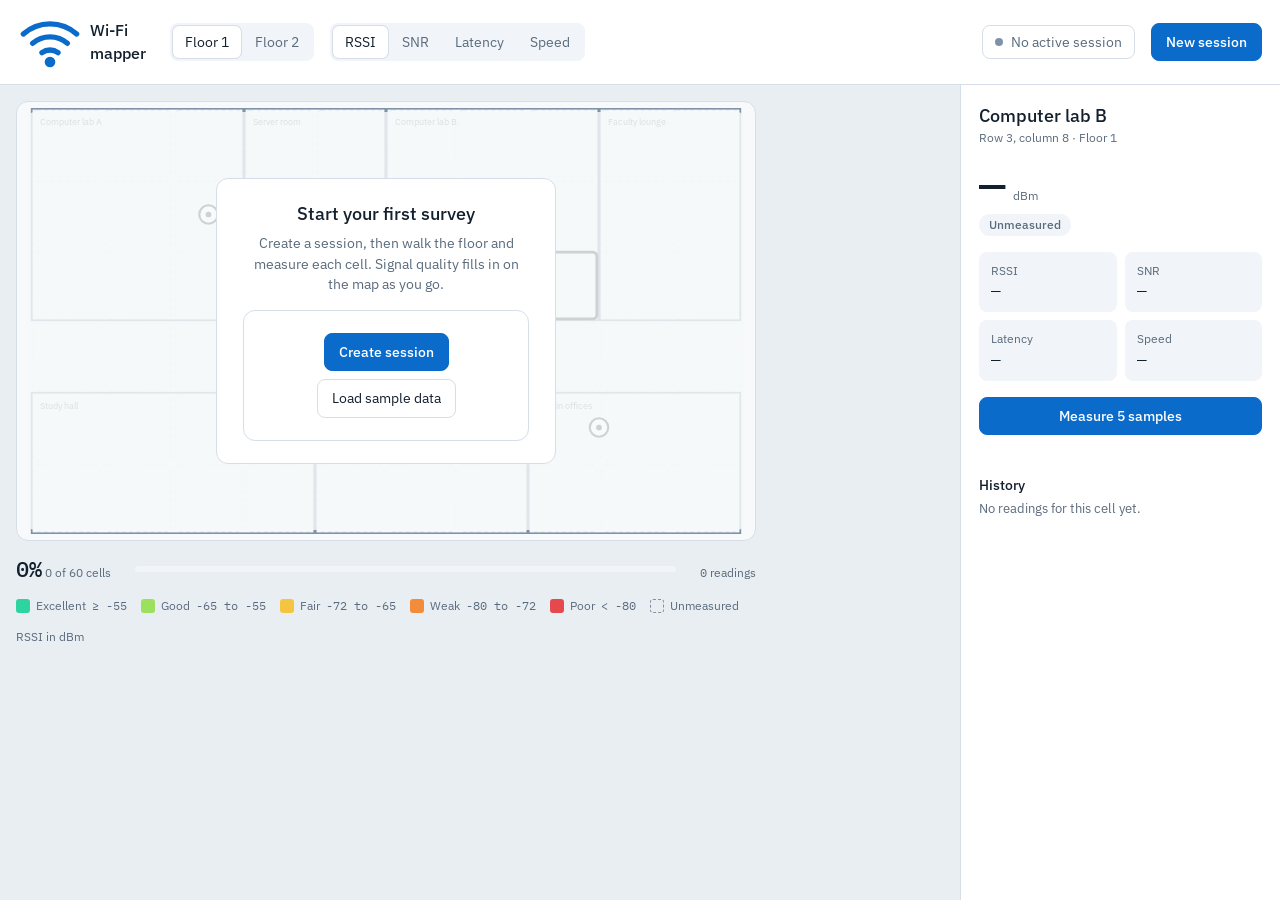
<file: front.html>
<!DOCTYPE html>
<html lang="en">
<head>
<meta charset="utf-8">
<meta name="viewport" content="width=device-width, initial-scale=1, viewport-fit=cover">
<title>Wi-Fi performance mapper</title>
<link rel="preconnect" href="https://fonts.googleapis.com">
<link rel="preconnect" href="https://fonts.gstatic.com" crossorigin>
<link href="https://fonts.googleapis.com/css2?family=IBM+Plex+Sans:wght@400;500&family=IBM+Plex+Mono:wght@400;500&display=swap" rel="stylesheet">
<style>
:root{--bg:#e9eef3;--panel:#fff;--soft:#f1f4f8;--line:#d6dee8;--tx:#13202d;--tx2:#5a6b7d;--acc:#0b6bcb;--accfg:#fff;--map:#f7f9fb;--room:#7f93a8;--cell:#f7f9fb;
box-sizing:border-box;padding-top:env(safe-area-inset-top,0px);padding-bottom:env(safe-area-inset-bottom,0px)}
@media (prefers-color-scheme:dark){:root:not([data-theme="light"]){--bg:#0d141b;--panel:#141d27;--soft:#1a2531;--line:#25323f;--tx:#e6edf5;--tx2:#8ea0b3;--acc:#5ab0ff;--accfg:#06233d;--map:#0f1822;--room:#5d7188;--cell:#0f1822}}
:root[data-theme="dark"]{--bg:#0d141b;--panel:#141d27;--soft:#1a2531;--line:#25323f;--tx:#e6edf5;--tx2:#8ea0b3;--acc:#5ab0ff;--accfg:#06233d;--map:#0f1822;--room:#5d7188;--cell:#0f1822}
*{box-sizing:border-box}
html{height:100%;scroll-padding-top:env(safe-area-inset-top,0px)}
body{margin:0;height:100%;background:var(--bg);color:var(--tx);font:14px/1.45 "IBM Plex Sans",system-ui,-apple-system,"Segoe UI",sans-serif;display:flex;flex-direction:column}
.mono{font-family:"IBM Plex Mono",ui-monospace,Menlo,monospace}
header{display:flex;align-items:center;gap:16px;padding:10px 18px;background:var(--panel);border-bottom:1px solid var(--line);flex-wrap:wrap}
.brand{font-weight:500;font-size:16px;display:flex;align-items:center;gap:8px;margin-right:8px}
.seg{display:flex;background:var(--soft);border-radius:8px;padding:3px;gap:2px}
.seg button{border:0;background:none;color:var(--tx2);padding:6px 12px;border-radius:6px;font:inherit;cursor:pointer}
.seg button[aria-pressed="true"]{background:var(--panel);color:var(--tx);box-shadow:0 0 0 1px var(--line)}
.sp{flex:1}
.chip{display:flex;align-items:center;gap:8px;padding:6px 12px;border:1px solid var(--line);border-radius:8px;color:var(--tx2)}
.dot{width:8px;height:8px;border-radius:50%;background:var(--room)}
.dot.on{background:#2dd4a0}
.btn{border:1px solid var(--line);background:var(--panel);color:var(--tx);padding:8px 14px;border-radius:8px;font:inherit;cursor:pointer}
.btn:hover{background:var(--soft)}
.btn.pri{background:var(--acc);border-color:var(--acc);color:var(--accfg);font-weight:500}
.btn.pri:hover{filter:brightness(1.08)}
button:focus-visible{outline:2px solid var(--acc);outline-offset:2px}
main{flex:1;display:grid;grid-template-columns:minmax(0,1fr) 320px;min-height:0}
.stage{position:relative;padding:16px;min-width:0;display:flex;flex-direction:column;gap:12px;overflow:auto}
.mapwrap{position:relative;background:var(--map);border:1px solid var(--line);border-radius:12px;padding:6px;width:100%;max-width:740px;height:min(440px,58vh);min-height:260px}
.stats,.legend{max-width:740px}
svg{display:block;width:100%;height:100%}
.stats{display:flex;gap:24px;align-items:baseline;flex-wrap:wrap}
.stats b{font-size:22px;font-weight:500}
.bar{flex:1;min-width:120px;height:6px;background:var(--soft);border-radius:3px;overflow:hidden;align-self:center}
.bar i{display:block;height:100%;background:var(--acc);width:0;transition:width .3s}
.legend{display:flex;gap:14px;flex-wrap:wrap;color:var(--tx2);font-size:12px}
.legend span{display:flex;align-items:center;gap:6px}
.legend i{width:14px;height:14px;border-radius:3px;display:inline-block}
.empty{position:absolute;inset:10px;display:flex;align-items:center;justify-content:center;background:color-mix(in srgb,var(--map) 82%,transparent);border-radius:8px}
.empty div{background:var(--panel);border:1px solid var(--line);border-radius:12px;padding:22px 26px;max-width:340px;text-align:center}
.empty h2{margin:0 0 6px;font-size:18px;font-weight:500}
.empty p{margin:0 0 16px;color:var(--tx2)}
.empty .row{display:flex;gap:8px;justify-content:center;flex-wrap:wrap}
aside{background:var(--panel);border-left:1px solid var(--line);padding:18px;overflow:auto;display:flex;flex-direction:column;gap:16px}
aside h2{margin:0;font-size:18px;font-weight:500}
.sub{color:var(--tx2);font-size:12px}
.big{display:flex;align-items:baseline;gap:8px}
.big b{font-size:44px;line-height:1;font-weight:500}
.pill{display:inline-block;padding:2px 10px;border-radius:999px;font-size:12px;font-weight:500}
.grid{display:grid;grid-template-columns:1fr 1fr;gap:8px}
.grid div{background:var(--soft);border-radius:8px;padding:10px 12px}
.grid small{display:block;color:var(--tx2);font-size:12px}
.grid strong{font-weight:500;font-size:16px}
.hist{list-style:none;margin:0;padding:0;display:flex;flex-direction:column}
.hist li{display:flex;justify-content:space-between;padding:8px 0;border-top:1px solid var(--line);font-size:13px}
.hint{color:var(--tx2);font-size:12px;min-height:18px;margin-top:6px}
.hint.err{color:#e5484d}
.prog{height:4px;background:var(--soft);border-radius:2px;overflow:hidden;margin-top:8px;display:none}
.prog i{display:block;height:100%;width:0;background:var(--acc);transition:width .28s linear}
.sr{position:absolute;width:1px;height:1px;overflow:hidden;clip:rect(0 0 0 0)}
@media (max-width:820px){main{grid-template-columns:1fr}aside{border-left:0;border-top:1px solid var(--line)}}
</style>
</head>
<body>
<header>
<div class="brand"><svg width="22" height="22" viewBox="0 0 24 24" fill="none" stroke="var(--acc)" stroke-width="2" stroke-linecap="round" aria-hidden="true"><path d="M2 9a15 15 0 0 1 20 0M5.5 12.5a10 10 0 0 1 13 0M9 16a5 5 0 0 1 6 0"/><circle cx="12" cy="19.5" r="1" fill="var(--acc)"/></svg>Wi-Fi mapper</div>
<div class="seg" role="group" aria-label="Floor"><button aria-pressed="true">Floor 1</button><button aria-pressed="false">Floor 2</button></div>
<div class="seg" id="metrics" role="group" aria-label="Heatmap metric"></div>
<div class="sp"></div>
<div class="chip"><span class="dot" id="sdot"></span><span id="sname">No active session</span></div>
<button class="btn pri" id="newbtn">New session</button>
</header>
<main>
<section class="stage">
<h1 class="sr">Floor 1 signal heatmap</h1>
<div class="mapwrap">
<svg id="map" viewBox="0 0 1000 600" role="img" aria-label="Floor 1 heatmap, 10 by 6 cells"></svg>
<div class="empty" id="empty"><div>
<h2>Start your first survey</h2>
<p>Create a session, then walk the floor and measure each cell. Signal quality fills in on the map as you go.</p>
<div class="row"><button class="btn pri" id="startbtn">Create session</button><button class="btn" id="demobtn">Load sample data</button></div>
</div></div>
</div>
<div class="stats"><span><b class="mono" id="pct">0%</b> <span class="sub" id="cov">0 of 60 cells</span></span><div class="bar"><i id="bar"></i></div><span class="sub"><span class="mono" id="rd">0</span> readings</span></div>
<div class="legend" id="legend"></div>
</section>
<aside>
<div><h2 id="ctitle">Faculty lounge</h2><div class="sub" id="csub"></div></div>
<div><div class="big"><b class="mono" id="val">—</b><span class="sub" id="unit"></span></div><span class="pill" id="qual" style="margin-top:8px"></span></div>
<div class="grid" id="grid"></div>
<div><button class="btn pri" id="measure" style="width:100%">Measure 5 samples</button><div class="prog" id="prog"><i id="progi"></i></div><div class="hint" id="hint"></div></div>
<div><div style="font-weight:500;margin-bottom:4px">History</div><ul class="hist" id="hist"></ul></div>
</aside>
</main>
<script>
const COLS=10,ROWS=6,S=100;
const AP=[[2.5,1.5],[5.5,3.5],[8,4.5]];
const rooms=[["Computer lab A",0,0,3,3],["Server room",3,0,2,3],["Computer lab B",5,0,3,3],["Faculty lounge",8,0,2,3],["Study hall",0,4,4,2],["Lecture auditorium",4,4,3,2],["Admin offices",7,4,3,2]];
const M={rssi:{l:"RSSI",u:"dBm",t:[-55,-65,-72,-80],inv:0},snr:{l:"SNR",u:"dB",t:[35,28,20,12],inv:0},lat:{l:"Latency",u:"ms",t:[15,30,50,80],inv:1},tp:{l:"Speed",u:"Mbps",t:[250,120,50,15],inv:0}};
const Q=[["Excellent","#2dd4a0","#04342c"],["Good","#9be15d","#173404"],["Fair","#f5c542","#412402"],["Weak","#f28c3a","#4a1b0c"],["Poor","#e5484d","#fff"]];
const st={session:null,data:{},sel:[2,7],metric:"rssi",busy:false};
const $=id=>document.getElementById(id);
const lvl=(k,v)=>{const m=M[k];for(let i=0;i<4;i++){if(m.inv?v<=m.t[i]:v>=m.t[i])return i}return 4};
const key=(r,c)=>r+"-"+c;
function sim(r,c){const d=Math.min(...AP.map(a=>Math.hypot(c+.5-a[0],r+.5-a[1])));const n=()=>Math.random()*4-2;const rssi=Math.round(-40-14*Math.pow(d,.9)+n());return{t:new Date(),rssi,snr:Math.round(rssi+96+n()),lat:Math.max(3,Math.round(8+(-rssi-40)*.9+n()*2)),tp:Math.max(4,Math.round(420*Math.exp(-d/2.3)+n()*6))}}
const avg=(a,k)=>Math.round(a.reduce((s,x)=>s+x[k],0)/a.length);
const roomAt=(r,c)=>rooms.find(a=>c>=a[1]&&c<a[1]+a[3]&&r>=a[2]&&r<a[2]+a[4]);
let svg='';
for(let r=0;r<ROWS;r++)for(let c=0;c<COLS;c++){svg+=`<g class="cell" data-r="${r}" data-c="${c}" style="cursor:pointer"><rect x="${c*S+3}" y="${r*S+3}" width="${S-6}" height="${S-6}" rx="6" fill="var(--cell)" stroke="var(--line)" stroke-dasharray="5 5"/><text x="${c*S+S/2}" y="${r*S+S/2+8}" text-anchor="middle" font-size="22" class="mono" fill="#13202d" style="pointer-events:none"></text></g>`}
rooms.forEach(a=>{svg+=`<rect x="${a[1]*S+1}" y="${a[2]*S+1}" width="${a[3]*S-2}" height="${a[4]*S-2}" fill="none" stroke="var(--room)" stroke-width="2.5" style="pointer-events:none"/><text x="${a[1]*S+12}" y="${a[2]*S+24}" font-size="13" fill="var(--tx2)" style="pointer-events:none;paint-order:stroke;stroke:var(--map);stroke-width:4px">${a[0]}</text>`});
svg+=`<text x="600" y="${3*S+56}" text-anchor="middle" font-size="13" fill="var(--tx2)" letter-spacing="6" style="pointer-events:none">MAIN CORRIDOR</text>`;
AP.forEach(a=>{svg+=`<circle cx="${a[0]*S}" cy="${a[1]*S}" r="13" fill="var(--panel)" stroke="var(--tx)" stroke-width="3" style="pointer-events:none"/><circle cx="${a[0]*S}" cy="${a[1]*S}" r="4" fill="var(--tx)" style="pointer-events:none"/>`});
svg+=`<rect id="sel" width="${S-6}" height="${S-6}" rx="6" fill="none" stroke="var(--tx)" stroke-width="4" style="pointer-events:none"/>`;
$("map").innerHTML=svg;
$("metrics").innerHTML=Object.keys(M).map(k=>`<button data-k="${k}" aria-pressed="${k==="rssi"}">${M[k].l}</button>`).join("");
function render(){
const m=M[st.metric];let n=0,rd=0;
document.querySelectorAll(".cell").forEach(g=>{const k=key(g.dataset.r,g.dataset.c),a=st.data[k],rect=g.firstChild,tx=g.lastChild;
if(a&&a.length){n++;rd+=a.length;const v=avg(a,st.metric),q=Q[lvl(st.metric,v)];rect.setAttribute("fill",q[1]);rect.setAttribute("stroke","none");tx.textContent=v;tx.setAttribute("fill","#13202d")}
else{rect.setAttribute("fill","var(--cell)");rect.setAttribute("stroke","var(--line)");tx.textContent=""}});
$("pct").textContent=Math.round(n/60*100)+"%";$("cov").textContent=n+" of 60 cells";$("bar").style.width=(n/60*100)+"%";$("rd").textContent=rd;
$("empty").style.display=st.session?"none":"flex";
$("sname").textContent=st.session||"No active session";$("sdot").className="dot"+(st.session?" on":"");
const L=m.t,f=(i)=>i==0?(m.inv?"≤ "+L[0]:"≥ "+L[0]):i==4?(m.inv?"> "+L[3]:"< "+L[3]):(m.inv?L[i-1]+"–"+L[i]:L[i]+" to "+L[i-1]);
$("legend").innerHTML=Q.map((q,i)=>`<span><i style="background:${q[1]}"></i>${q[0]} <span class="mono">${f(i)}</span></span>`).join("")+`<span><i style="border:1px dashed var(--room)"></i>Unmeasured</span><span>${m.l} in ${m.u}</span>`;
const[r,c]=st.sel,a=st.data[key(r,c)],rm=roomAt(r,c);
$("sel").setAttribute("x",c*S+3);$("sel").setAttribute("y",r*S+3);
$("ctitle").textContent=rm?rm[0]:"Main corridor";$("csub").textContent="Row "+(r+1)+", column "+(c+1)+" · Floor 1";
const has=a&&a.length,v=has?avg(a,st.metric):null,q=has?Q[lvl(st.metric,v)]:null;
$("val").textContent=has?v:"—";$("unit").textContent=m.u;
const p=$("qual");p.textContent=has?q[0]:"Unmeasured";p.style.background=has?q[1]:"var(--soft)";p.style.color=has?q[2]:"var(--tx2)";
$("grid").innerHTML=Object.keys(M).map(k=>`<div><small>${M[k].l}</small><strong class="mono">${has?avg(a,k):"—"}</strong> <small style="display:inline">${has?M[k].u:""}</small></div>`).join("");
$("hist").innerHTML=has?a.slice().reverse().map(x=>`<li><span class="mono">${x.t.toLocaleTimeString([],{hour:"2-digit",minute:"2-digit",second:"2-digit"})}</span><span class="mono">${x.rssi} dBm · ${x.tp} Mbps</span></li>`).join(""):`<li style="color:var(--tx2);border:0;padding:0">No readings for this cell yet.</li>`;
document.querySelectorAll("#metrics button").forEach(b=>b.setAttribute("aria-pressed",b.dataset.k===st.metric));
}
function startSession(){st.session="Survey · "+new Date().toLocaleString([],{month:"short",day:"numeric",hour:"2-digit",minute:"2-digit"});st.data={};$("hint").textContent="";render()}
$("startbtn").onclick=startSession;$("newbtn").onclick=startSession;
$("demobtn").onclick=()=>{startSession();for(let r=0;r<ROWS;r++)for(let c=0;c<COLS;c++){if(Math.random()<.78){st.data[key(r,c)]=[sim(r,c),sim(r,c)]}}render()};
$("map").onclick=e=>{const g=e.target.closest(".cell");if(g){st.sel=[+g.dataset.r,+g.dataset.c];render()}};
$("metrics").onclick=e=>{const b=e.target.closest("button");if(b){st.metric=b.dataset.k;render()}};
function measure(){const h=$("hint");
if(!st.session){h.className="hint err";h.textContent="Create a session first, then measure.";return}
if(st.busy)return;st.busy=true;h.className="hint";$("prog").style.display="block";const b=$("measure"),pi=$("progi");let i=0;pi.style.width="0";
const iv=setInterval(()=>{i++;pi.style.width=(i*20)+"%";h.textContent="Sampling "+i+" of 5…";
if(i==5){clearInterval(iv);const[r,c]=st.sel,k=key(r,c);(st.data[k]=st.data[k]||[]).push(sim(r,c));st.busy=false;$("prog").style.display="none";h.textContent="Reading saved";render()}},300)}
$("measure").onclick=measure;
document.addEventListener("keydown",e=>{const d={ArrowLeft:[0,-1],ArrowRight:[0,1],ArrowUp:[-1,0],ArrowDown:[1,0]}[e.key];
if(d){e.preventDefault();st.sel=[Math.min(ROWS-1,Math.max(0,st.sel[0]+d[0])),Math.min(COLS-1,Math.max(0,st.sel[1]+d[1]))];render()}
else if(e.key==="m"||e.key==="M")measure()});
render();
</script>
</body>
</html>
</file>
